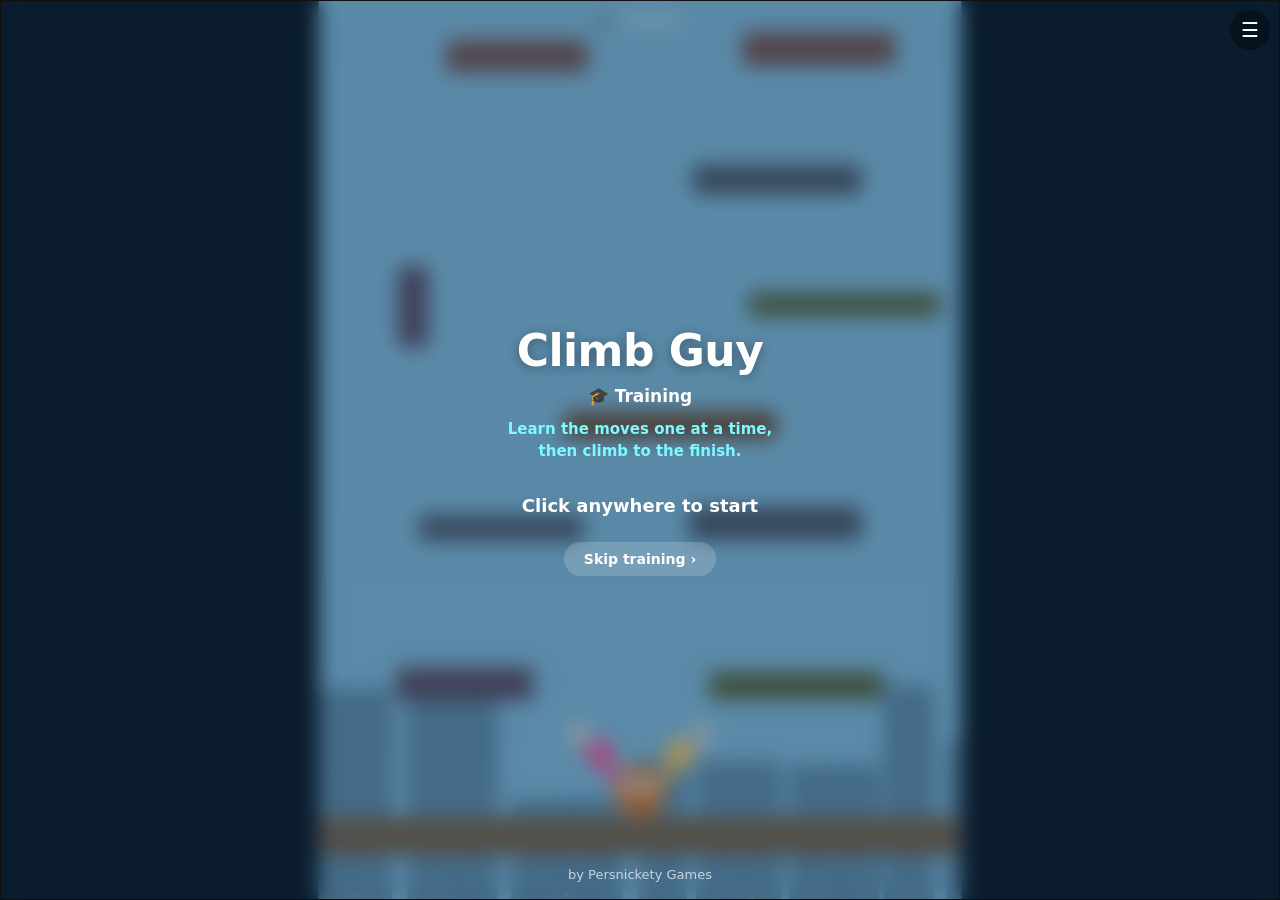
<file: index.html>
<!doctype html>
<html lang="en">
<head>
  <meta charset="utf-8">
  <meta name="viewport" content="width=device-width, initial-scale=1, maximum-scale=1, user-scalable=no, viewport-fit=cover">
  <meta name="theme-color" content="#0b1d2e">
  <meta name="apple-mobile-web-app-capable" content="yes">
  <title>Climb Guy</title>
  <meta name="apple-mobile-web-app-title" content="Climb Guy">
  <meta name="description" content="Two thumbs, two hands. Climb as high as you can before the water gets you.">
  <meta property="og:type" content="website">
  <meta property="og:title" content="Climb Guy 🧗">
  <meta property="og:description" content="Two thumbs, two hands. Climb as high as you can before the water gets you. Can you beat my height?">
  <meta property="og:url" content="https://climbguy.xyz/">
  <meta property="og:image" content="https://climbguy.xyz/og.png">
  <meta property="og:image:width" content="1200">
  <meta property="og:image:height" content="630">
  <meta name="twitter:card" content="summary_large_image">
  <link rel="apple-touch-icon" href="icon.png">
  <script type="application/ld+json">
  {
    "@context": "https://schema.org",
    "@type": "VideoGame",
    "name": "Climb Guy",
    "url": "https://climbguy.xyz/",
    "description": "Two thumbs, two hands. Climb as high as you can before the water gets you.",
    "image": "https://climbguy.xyz/og.png",
    "gamePlatform": "Web browser",
    "offers": { "@type": "Offer", "price": "0", "priceCurrency": "USD" },
    "publisher": { "@type": "Organization", "name": "Persnickety Studios", "url": "https://itspersnickety.dev/" }
  }
  </script>
  <script>
    // Load the game files with a version stamp so phones never keep running an
    // old cached copy after an update (at most a minute old).
    window.CLIMBER_V = Math.floor(Date.now() / 60000);
    // Mouse and keyboard, or touch? A first guess from the device; the game
    // switches as soon as someone clicks, touches or presses a grab key.
    window.Controls = { mouse: matchMedia('(hover: hover) and (pointer: fine)').matches };
    document.write('<link rel="stylesheet" href="style.css?v=' + window.CLIMBER_V + '">');
  </script>
</head>
<body>
  <canvas id="game"></canvas>

  <div id="start" tabindex="0" aria-label="Start screen">
    <h1>Climb Guy</h1>
    <p id="start-day"></p>
    <p id="start-line"></p>
    <p id="start-tap" class="start-tap">Tap anywhere to start</p>
    <button id="start-skip" class="start-skip" hidden>Skip training ›</button>
    <div id="start-done" hidden>
      <p id="done-score"></p>
      <p id="done-vs"></p>
      <p id="done-next"></p>
      <div class="done-actions">
        <button id="done-share" class="done-primary">Share</button>
        <button data-mode="endless">🌊 Endless</button>
        <button data-mode="sprint">⏱️ Sprint</button>
      </div>
      <p id="done-status" aria-live="polite"></p>
      <button class="feedback-btn done-feedback" hidden>💬 Send feedback</button>
    </div>
    <p class="start-by">by Persnickety Games</p>
  </div>

  <button id="menu-btn" aria-label="Stats, badges and customize">☰</button>
  <button id="tune-btn" aria-label="Tuning" hidden>⚙</button>
  <div id="tune" hidden>
    <h2>Tuning</h2>
    <div id="tune-fields"></div>
    <div class="tune-actions">
      <button id="tune-reset">Reset defaults</button>
      <button id="tune-close">Close</button>
    </div>
  </div>

  <div id="learn-actions" hidden>
    <button id="learn-retry">↻ Try the climb again</button>
    <button id="learn-skip" class="learn-secondary">Skip to the daily ›</button>
  </div>

  <div id="over-actions" hidden>
    <button id="share-btn">Share</button>
    <button id="reroll-btn" aria-label="Try a different unit">🎲</button>
    <button id="customize-btn">🎨 Customize</button>
    <input id="name-input" maxlength="20" autocomplete="nickname" placeholder="Your name (for challenge links)">
    <div id="share-status" aria-live="polite"></div>
    <div id="over-modes" hidden>
      <button data-mode="endless">🌊 Endless</button>
      <button data-mode="sprint">⏱️ Sprint</button>
    </div>
  </div>

  <div id="menu" hidden>
    <div class="menu-panel">
      <header class="menu-head">
        <nav class="menu-tabs">
          <button data-tab="stats"><span class="tab-icon">📊</span>Stats</button>
          <button data-tab="passport"><span class="tab-icon">🗺️</span>Passport</button>
          <button data-tab="badges"><span class="tab-icon">🏅</span>Badges</button>
          <button data-tab="customize"><span class="tab-icon">🎨</span>Customize</button>
          <button data-tab="modes"><span class="tab-icon">🎮</span>Modes</button>
        </nav>
        <button class="menu-close" aria-label="Close">✕</button>
      </header>
      <div class="menu-body"></div>
      <footer class="menu-foot">
        <button class="tutorial-btn">❓ How to play</button>
        <button class="feedback-btn" hidden>💬 Send feedback</button>
        <a class="studio-link" href="https://itspersnickety.dev" target="_blank" rel="noopener">by Persnickety Studios</a>
      </footer>
    </div>
  </div>

  <!-- PixelPicked badge: the menu shows a copy at the bottom of each tab. -->
  <template id="pp-badge">
<a href="https://pixelpicked.com/game/4CCudGAQNbT/climb-guy/" target="_blank" rel="noopener">
<img src="https://api.pixelpicked.com/api/badges/4CCudGAQNbT/live.png?theme=dark"
    width="250" height="54" alt="Approved on PixelPicked" />
</a>
  </template>

  <div id="tutorial" hidden>
    <div class="tut-panel" role="dialog" aria-label="How to play">
      <div class="tut-top"><span class="tut-step"></span><button class="tut-skip">Skip</button></div>
      <canvas class="tut-art"></canvas>
      <h2 class="tut-title"></h2>
      <p class="tut-text"></p>
      <div class="tut-dots"></div>
      <div class="tut-actions"><button class="tut-back">Back</button><button class="tut-next">Next</button></div>
    </div>
  </div>

  <div id="intro" hidden>
    <div class="intro-panel" role="dialog" aria-label="How to climb">
      <canvas class="intro-art"></canvas>
      <button class="intro-go" hidden>Let's go ›</button>
    </div>
  </div>

  <div id="feedback" hidden>
    <div class="fb-panel" role="dialog" aria-label="Send feedback">
      <h2>💬 Feedback</h2>
      <p class="fb-note">Bugs, ideas, anything confusing or fun. It goes straight to the person making the game.</p>
      <textarea id="fb-text" maxlength="2000" rows="6" placeholder="What's on your mind?"></textarea>
      <input id="fb-contact" maxlength="100" autocomplete="off" placeholder="Name or email, if you'd like a reply (optional)">
      <div class="fb-actions">
        <button id="fb-cancel">Cancel</button>
        <button id="fb-send">Send</button>
      </div>
      <p id="fb-status" aria-live="polite"></p>
    </div>
  </div>

  <script>
    document.write('<script src="daily.js?v=' + window.CLIMBER_V + '"><\/script>' +
                   '<script src="skins.js?v=' + window.CLIMBER_V + '"><\/script>' +
                   '<script src="progress.js?v=' + window.CLIMBER_V + '"><\/script>' +
                   '<script src="menu.js?v=' + window.CLIMBER_V + '"><\/script>');
  </script>
  <script>
    document.write('<script src="analytics.js?v=' + window.CLIMBER_V + '"><\/script>' +
                   '<script src="feedback.js?v=' + window.CLIMBER_V + '"><\/script>' +
                   '<script src="tutorial.js?v=' + window.CLIMBER_V + '"><\/script>' +
                   '<script src="units.js?v=' + window.CLIMBER_V + '"><\/script>' +
                   '<script src="game.js?v=' + window.CLIMBER_V + '"><\/script>');
  </script>
  <script>
    // If the game didn't load (most often a tab coming back after a while with
    // no connection yet), the page would sit on "Tap anywhere to start" doing
    // nothing. Reload once by itself; if that fails too, say so and retry on a
    // tap or when the connection comes back.
    window.addEventListener('load', function () {
      if (window.climber) { try { sessionStorage.removeItem('cg.reloaded'); } catch (e) {} return; }
      var retried = false;
      try { retried = sessionStorage.getItem('cg.reloaded') === '1'; sessionStorage.setItem('cg.reloaded', '1'); } catch (e) {}
      var reload = function () { location.reload(); };
      if (!retried && navigator.onLine !== false) { setTimeout(reload, 300); return; }
      var tap = document.getElementById('start-tap');
      if (tap) tap.textContent = "Couldn't load. Tap to try again.";
      document.getElementById('start').addEventListener('pointerdown', reload);
      window.addEventListener('online', reload);
    });
  </script>
</body>
</html>
</file>
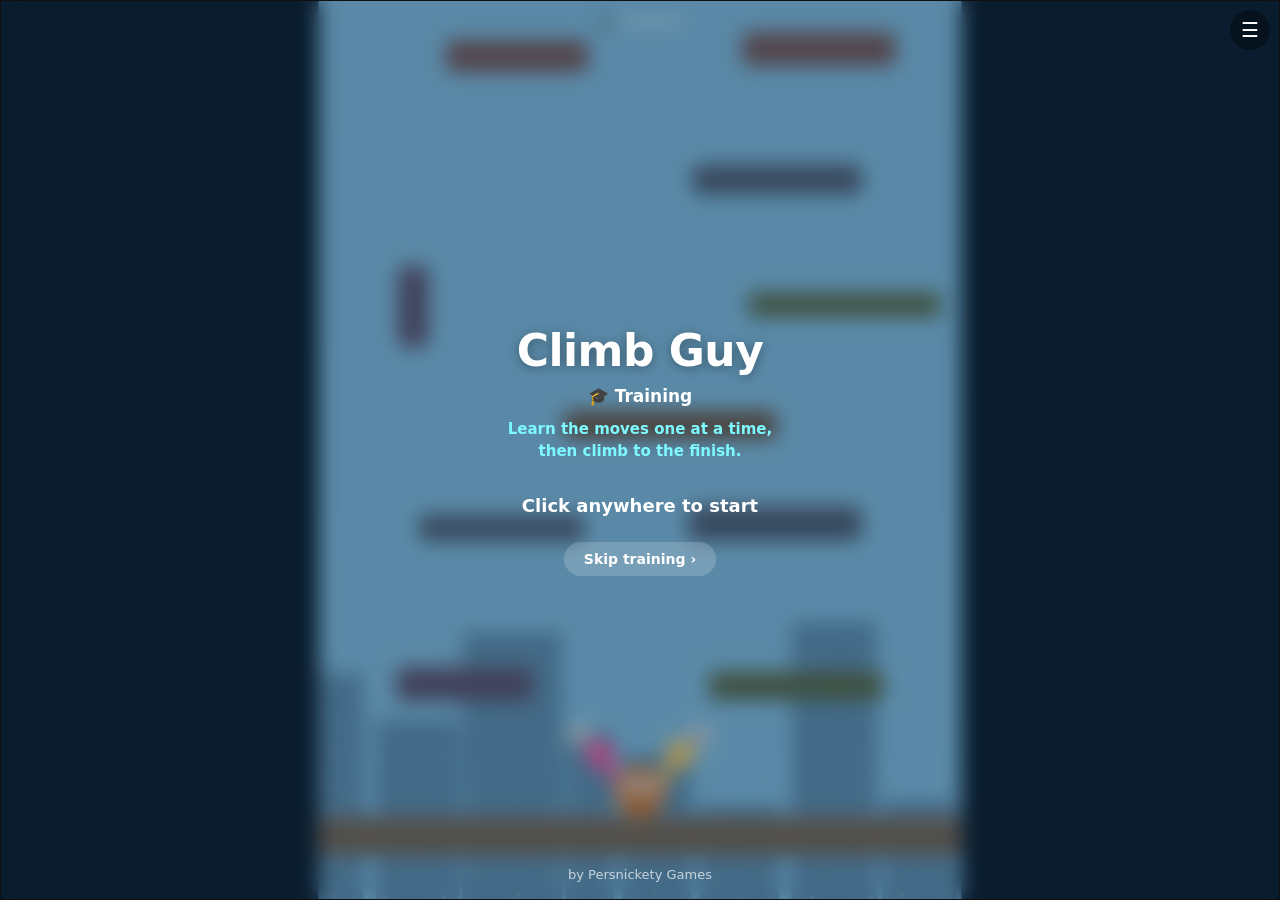
<file: learn/index.html>
<!doctype html>
<html lang="en">
<head>
<meta charset="utf-8">
<meta name="robots" content="noindex">
<meta name="viewport" content="width=device-width, initial-scale=1">
<title>Climb Guy · Training</title>
<meta http-equiv="refresh" content="0; url=../?mode=learn">
<script>location.replace('../?mode=learn&v=' + Date.now()); // a fresh link each time, so a phone never shows an old copy</script>
</head>
<body style="background:#0b1d2e;color:#fff;font-family:system-ui,sans-serif">
<p><a href="../?mode=learn" style="color:#ffd166">Start training</a></p>
</body>
</html>
</file>
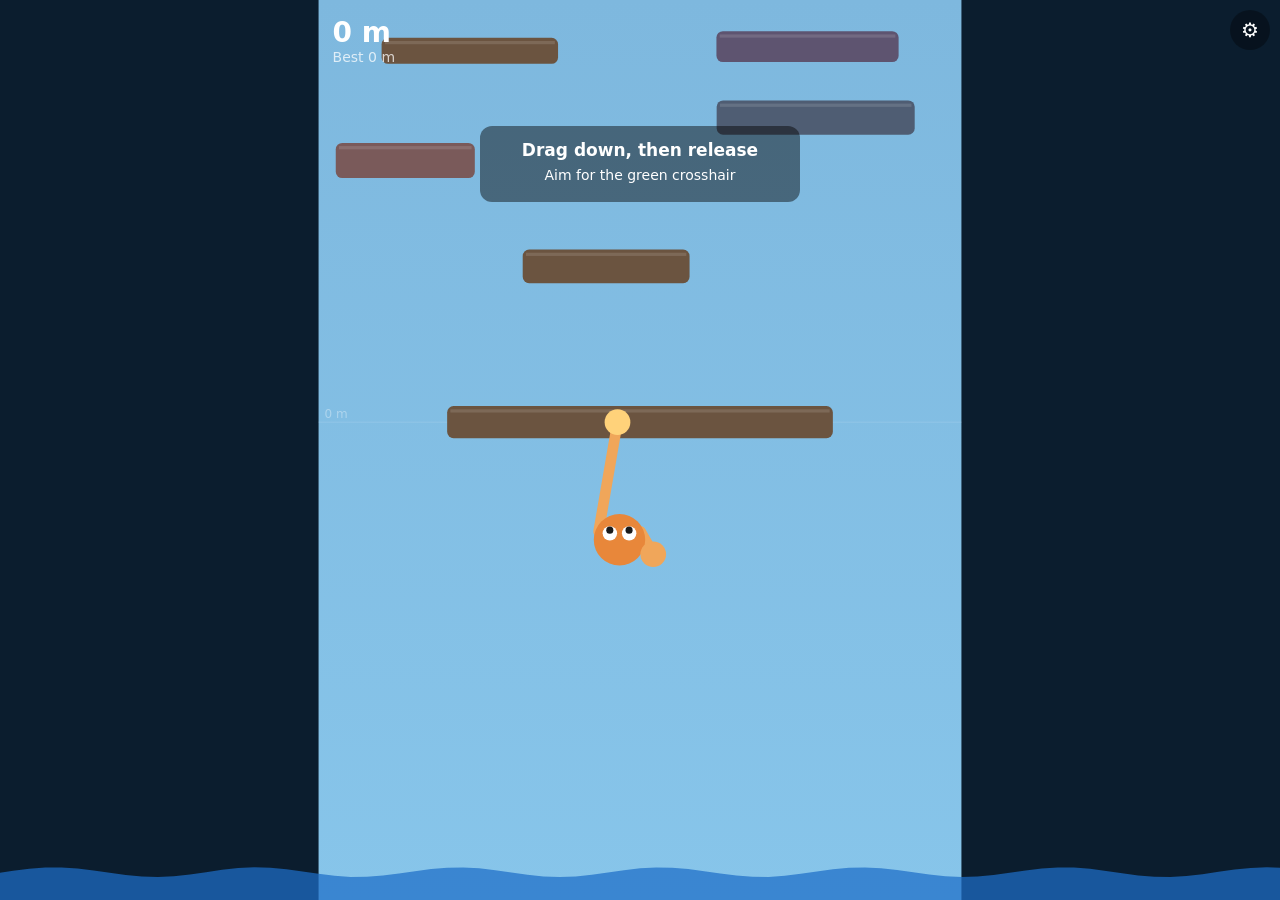
<file: two-thumbs-up-classic/index.html>
<!doctype html>
<html lang="en">
<head>
  <meta charset="utf-8">
  <meta name="viewport" content="width=device-width, initial-scale=1, maximum-scale=1, user-scalable=no, viewport-fit=cover">
  <meta name="theme-color" content="#0b1d2e">
  <meta name="apple-mobile-web-app-capable" content="yes">
  <title>Two Thumbs Up Classic</title>
  <link rel="stylesheet" href="style.css">
</head>
<body>
  <canvas id="game"></canvas>

  <button id="tune-btn" aria-label="Tuning">⚙</button>
  <div id="tune" hidden>
    <h2>Tuning</h2>
    <div id="tune-fields"></div>
    <div class="tune-actions">
      <button id="tune-reset">Reset defaults</button>
      <button id="tune-close">Close</button>
    </div>
  </div>

  <script src="game.js"></script>
</body>
</html>
</file>
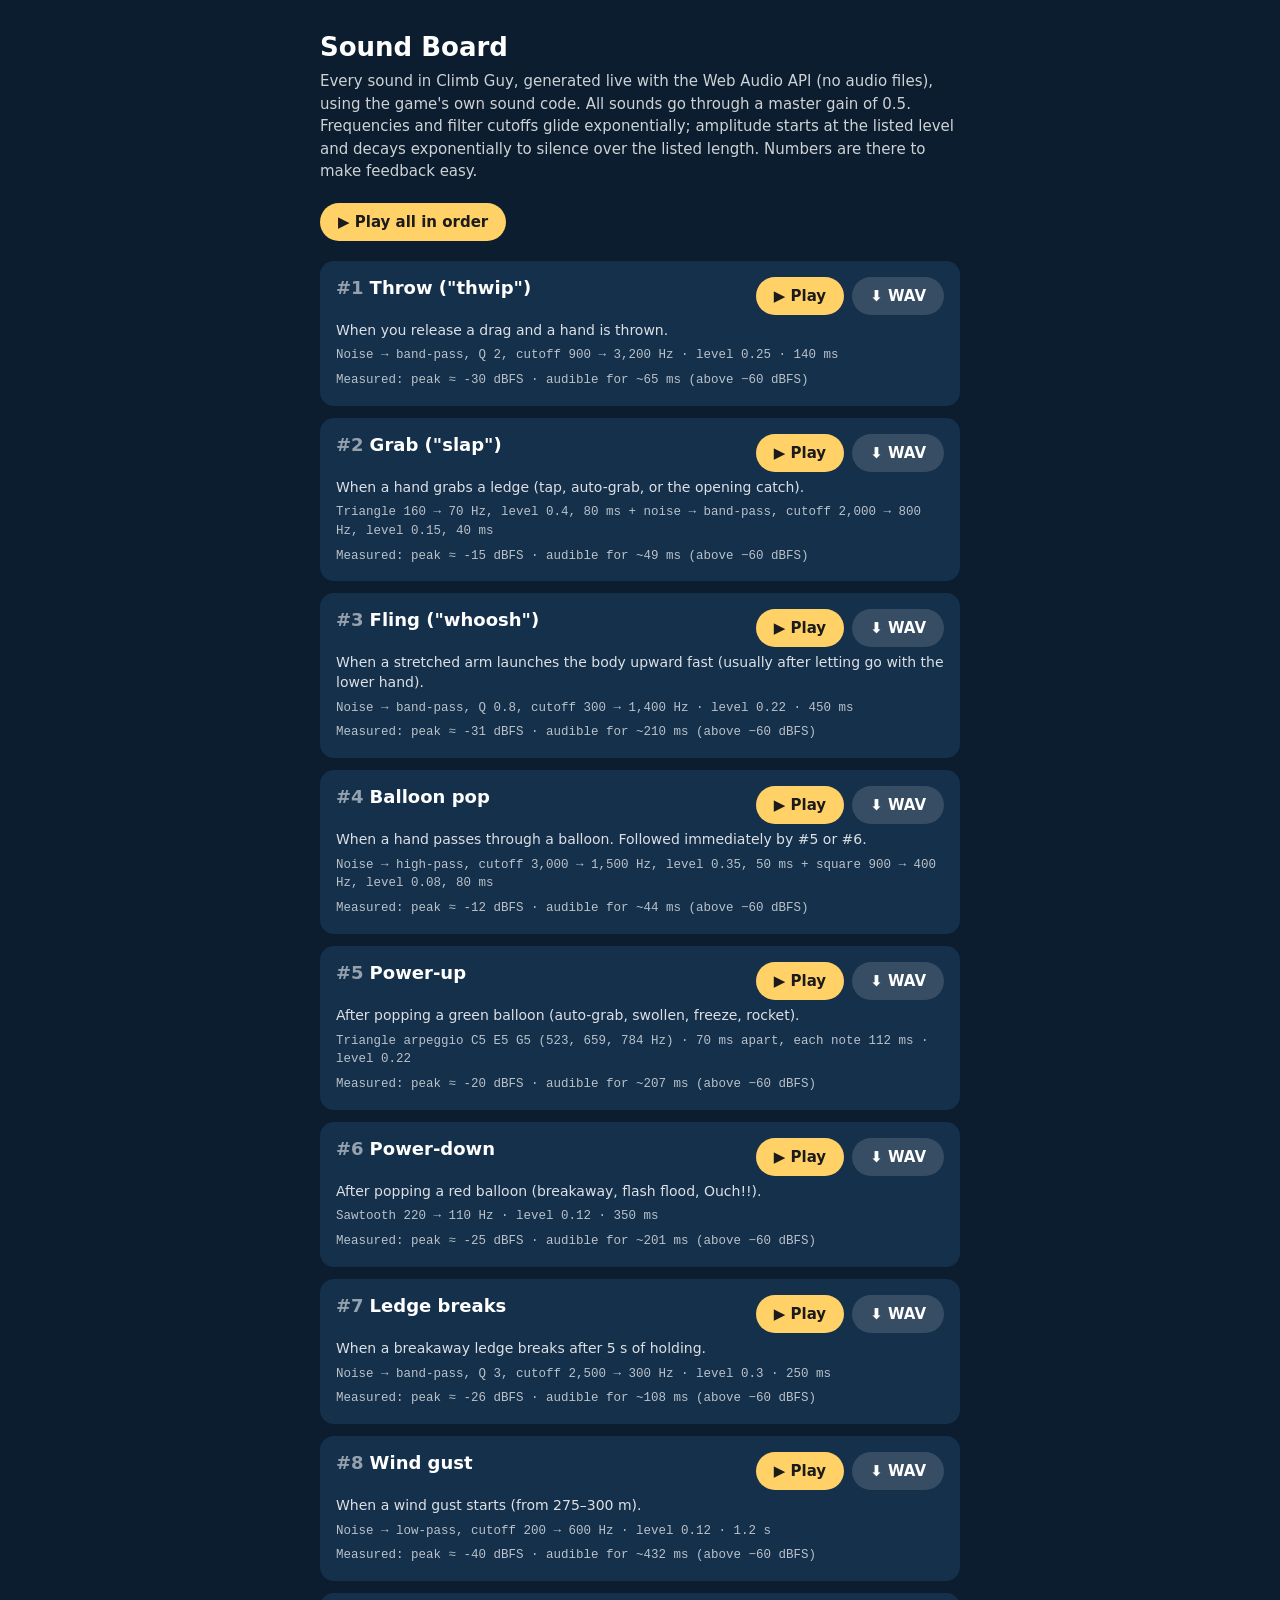
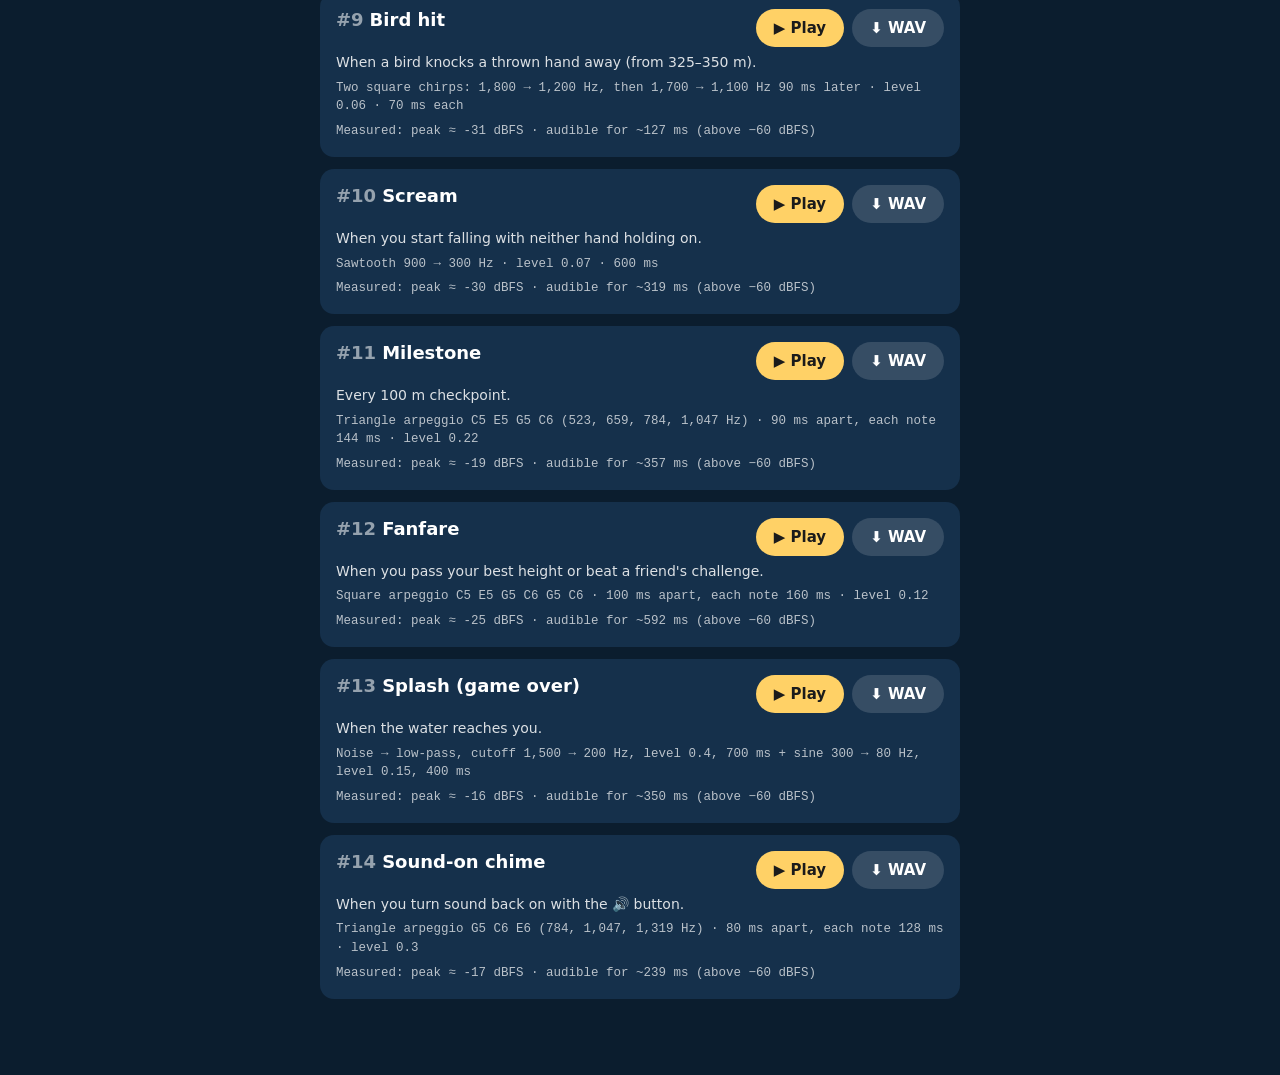
<file: sounds.html>
<!doctype html>
<html lang="en">
<head>
  <meta charset="utf-8">
  <meta name="viewport" content="width=device-width, initial-scale=1">
  <title>Climb Guy: Sound Board</title>
  <meta name="robots" content="noindex">
  <style>
    :root { color-scheme: dark; }
    body {
      margin: 0;
      background: #0b1d2e;
      color: #fff;
      font-family: system-ui, -apple-system, "Segoe UI", Roboto, sans-serif;
    }
    main { max-width: 640px; margin: 0 auto; padding: 32px 16px 64px; }
    h1 { margin: 0 0 8px; font-size: 26px; }
    .intro { margin: 0 0 20px; opacity: 0.8; line-height: 1.5; font-size: 15px; }
    .top { display: flex; gap: 10px; margin-bottom: 20px; flex-wrap: wrap; }
    button, a.btn {
      border: 0;
      border-radius: 999px;
      padding: 10px 18px;
      font: 600 15px system-ui, sans-serif;
      cursor: pointer;
      text-decoration: none;
      display: inline-flex;
      align-items: center;
      gap: 6px;
    }
    .play { background: #ffd166; color: #1b1b1b; }
    .wav { background: rgba(255, 255, 255, 0.14); color: #fff; }
    .card {
      background: #15304b;
      border-radius: 14px;
      padding: 16px;
      margin-bottom: 12px;
      display: grid;
      grid-template-columns: 1fr auto;
      gap: 6px 12px;
      align-items: start;
    }
    .card.playing { outline: 2px solid #ffd166; }
    .name { font-size: 18px; font-weight: 700; }
    .num { opacity: 0.55; margin-right: 6px; }
    .when { font-size: 14px; opacity: 0.85; grid-column: 1 / -1; line-height: 1.4; }
    .recipe {
      grid-column: 1 / -1;
      font: 12.5px ui-monospace, SFMono-Regular, Menlo, monospace;
      opacity: 0.7;
      line-height: 1.5;
      overflow-wrap: anywhere;
    }
    .buttons { display: flex; gap: 8px; }
  </style>
</head>
<body>
  <main>
    <h1>Sound Board</h1>
    <p class="intro">
      Every sound in Climb Guy, generated live with the Web Audio API (no audio files), using the
      game's own sound code. All sounds go through a master gain of 0.5. Frequencies and filter cutoffs
      glide exponentially; amplitude starts at the listed level and decays exponentially to silence over
      the listed length. Numbers are there to make feedback easy.
    </p>
    <div class="top">
      <button class="play" id="play-all">▶ Play all in order</button>
    </div>
    <div id="list"></div>
  </main>

  <script>
    // Always load the latest sound code (phones cache aggressively).
    document.write('<script src="sfx.js?v=' + Math.floor(Date.now() / 60000) + '"><\/script>');
  </script>
  <script>
    const SOUNDS = [
      ['throw', 'Throw ("thwip")', 'When you release a drag and a hand is thrown.',
        'Noise → band-pass, Q 2, cutoff 900 → 3,200 Hz · level 0.25 · 140 ms'],
      ['grab', 'Grab ("slap")', 'When a hand grabs a ledge (tap, auto-grab, or the opening catch).',
        'Triangle 160 → 70 Hz, level 0.4, 80 ms + noise → band-pass, cutoff 2,000 → 800 Hz, level 0.15, 40 ms'],
      ['fling', 'Fling ("whoosh")', 'When a stretched arm launches the body upward fast (usually after letting go with the lower hand).',
        'Noise → band-pass, Q 0.8, cutoff 300 → 1,400 Hz · level 0.22 · 450 ms'],
      ['pop', 'Balloon pop', 'When a hand passes through a balloon. Followed immediately by #5 or #6.',
        'Noise → high-pass, cutoff 3,000 → 1,500 Hz, level 0.35, 50 ms + square 900 → 400 Hz, level 0.08, 80 ms'],
      ['good', 'Power-up', 'After popping a green balloon (auto-grab, swollen, freeze, rocket).',
        'Triangle arpeggio C5 E5 G5 (523, 659, 784 Hz) · 70 ms apart, each note 112 ms · level 0.22'],
      ['bad', 'Power-down', 'After popping a red balloon (breakaway, flash flood, Ouch!!).',
        'Sawtooth 220 → 110 Hz · level 0.12 · 350 ms'],
      ['crack', 'Ledge breaks', 'When a breakaway ledge breaks after 5 s of holding.',
        'Noise → band-pass, Q 3, cutoff 2,500 → 300 Hz · level 0.3 · 250 ms'],
      ['gust', 'Wind gust', 'When a wind gust starts (from 275–300 m).',
        'Noise → low-pass, cutoff 200 → 600 Hz · level 0.12 · 1.2 s'],
      ['bird', 'Bird hit', 'When a bird knocks a thrown hand away (from 325–350 m).',
        'Two square chirps: 1,800 → 1,200 Hz, then 1,700 → 1,100 Hz 90 ms later · level 0.06 · 70 ms each'],
      ['scream', 'Scream', 'When you start falling with neither hand holding on.',
        'Sawtooth 900 → 300 Hz · level 0.07 · 600 ms'],
      ['milestone', 'Milestone', 'Every 100 m checkpoint.',
        'Triangle arpeggio C5 E5 G5 C6 (523, 659, 784, 1,047 Hz) · 90 ms apart, each note 144 ms · level 0.22'],
      ['fanfare', 'Fanfare', "When you pass your best height or beat a friend's challenge.",
        'Square arpeggio C5 E5 G5 C6 G5 C6 · 100 ms apart, each note 160 ms · level 0.12'],
      ['splash', 'Splash (game over)', 'When the water reaches you.',
        'Noise → low-pass, cutoff 1,500 → 200 Hz, level 0.4, 700 ms + sine 300 → 80 Hz, level 0.15, 400 ms'],
      ['test', 'Sound-on chime', 'When you turn sound back on with the 🔊 button.',
        'Triangle arpeggio G5 C6 E6 (784, 1,047, 1,319 Hz) · 80 ms apart, each note 128 ms · level 0.3'],
    ];
    const LENGTH = { gust: 1.4, fanfare: 0.9, milestone: 0.6, splash: 0.9, scream: 0.8 };

    const list = document.getElementById('list');
    SOUNDS.forEach(([key, name, when, recipe], i) => {
      const card = document.createElement('section');
      card.className = 'card';
      card.id = `sound-${key}`;
      card.innerHTML = `
        <div class="name"><span class="num">#${i + 1}</span></div>
        <div class="buttons">
          <button class="play">▶ Play</button>
          <button class="wav" title="Download as WAV">⬇ WAV</button>
        </div>
        <div class="when"></div>
        <div class="recipe"></div>
        <div class="recipe level"></div>`;
      card.querySelector('.name').append(name);
      card.querySelector('.when').textContent = when;
      card.querySelector('.recipe').textContent = recipe;
      card.querySelector('.play').addEventListener('click', () => play(key));
      card.querySelector('.wav').addEventListener('click', () => download(key, i + 1));
      list.append(card);
    });

    // Peak level (dBFS, averaged over a few renders since noise varies) and how
    // long each sound stays above −60 dBFS. Measured offline ahead of time so
    // the page doesn't do any audio work until you tap.
    const LEVELS = {"throw":[-30,65],"grab":[-15,49],"fling":[-31,210],"pop":[-12,44],"good":[-20,207],"bad":[-25,201],"crack":[-26,108],"gust":[-40,432],"bird":[-31,127],"scream":[-30,319],"milestone":[-19,357],"fanfare":[-25,592],"splash":[-16,350],"test":[-17,239]};
    for (const [key] of SOUNDS) {
      const [db, ms] = LEVELS[key];
      document.querySelector(`#sound-${key} .level`).textContent =
        `Measured: peak ≈ ${db} dBFS · audible for ~${ms} ms (above −60 dBFS)`;
    }

    function play(key) {
      if (sfx.muted) sfx.setMuted(false);
      // Wait until audio is really running, then play right away.
      sfx.whenRunning(() => sfx[key]());
      const card = document.getElementById(`sound-${key}`);
      card.classList.add('playing');
      setTimeout(() => card.classList.remove('playing'), (LENGTH[key] || 0.5) * 1000);
    }

    document.getElementById('play-all').addEventListener('click', () => {
      let t = 0;
      for (const [key] of SOUNDS) {
        setTimeout(() => play(key), t);
        t += ((LENGTH[key] || 0.5) + 0.6) * 1000;
      }
    });

    // Render offline and save as a 16-bit mono WAV.
    async function download(key, n) {
      const buf = await sfx.render(key, LENGTH[key] || 1.0);
      const data = buf.getChannelData(0);
      const out = new DataView(new ArrayBuffer(44 + data.length * 2));
      const str = (o, s) => [...s].forEach((c, i) => out.setUint8(o + i, c.charCodeAt(0)));
      str(0, 'RIFF'); out.setUint32(4, 36 + data.length * 2, true); str(8, 'WAVE'); str(12, 'fmt ');
      out.setUint32(16, 16, true); out.setUint16(20, 1, true); out.setUint16(22, 1, true);
      out.setUint32(24, buf.sampleRate, true); out.setUint32(28, buf.sampleRate * 2, true);
      out.setUint16(32, 2, true); out.setUint16(34, 16, true);
      str(36, 'data'); out.setUint32(40, data.length * 2, true);
      data.forEach((v, i) => out.setInt16(44 + i * 2, Math.max(-1, Math.min(1, v)) * 0x7fff, true));
      const a = document.createElement('a');
      a.href = URL.createObjectURL(new Blob([out], { type: 'audio/wav' }));
      a.download = `climb-guy-${String(n).padStart(2, '0')}-${key}.wav`;
      a.click();
      setTimeout(() => URL.revokeObjectURL(a.href), 5000);
    }
  </script>
</body>
</html>
</file>
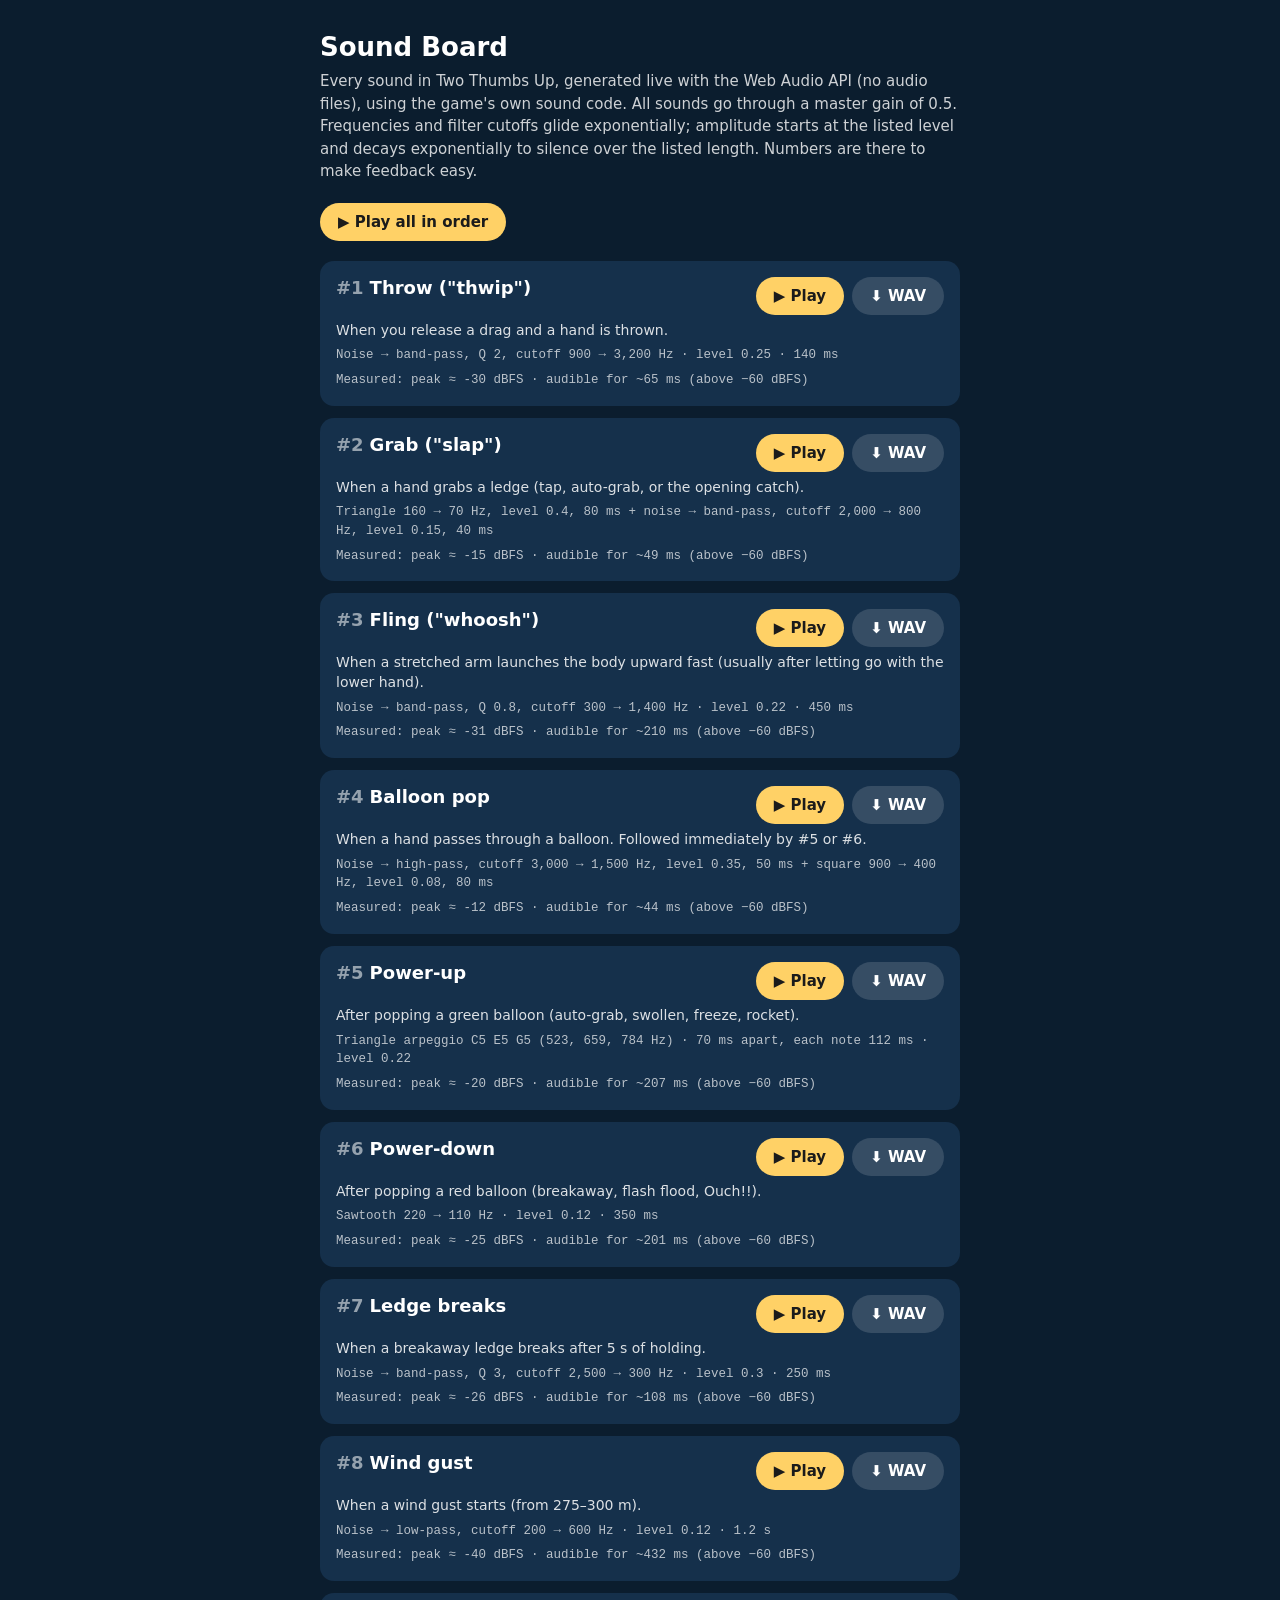
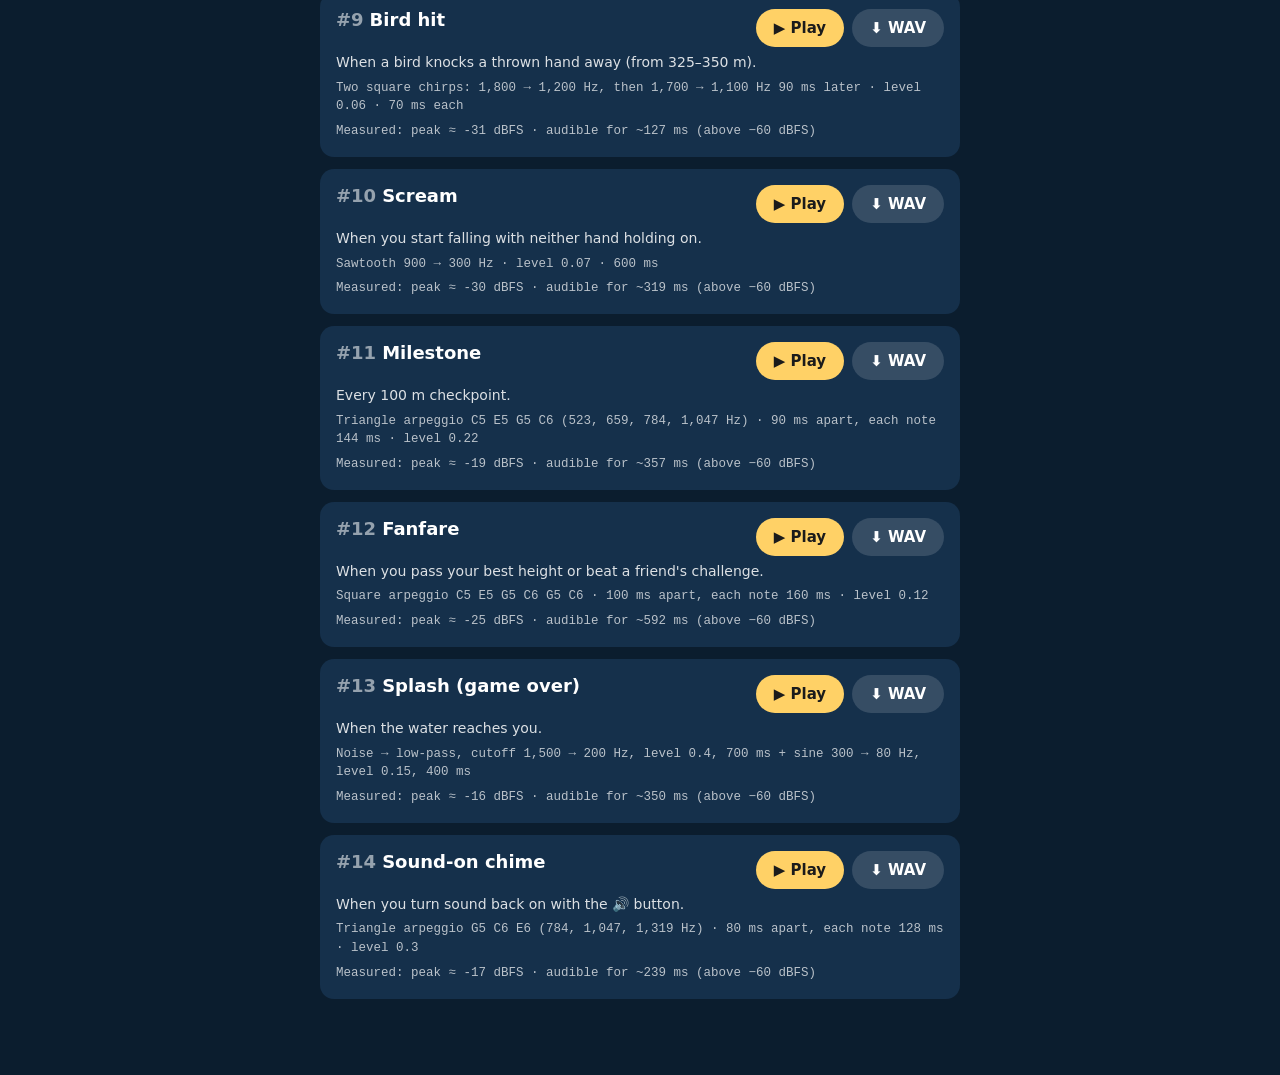
<file: two-thumbs-up/sounds.html>
<!doctype html>
<html lang="en">
<head>
  <meta charset="utf-8">
  <meta name="viewport" content="width=device-width, initial-scale=1">
  <title>Two Thumbs Up: Sound Board</title>
  <meta name="robots" content="noindex">
  <style>
    :root { color-scheme: dark; }
    body {
      margin: 0;
      background: #0b1d2e;
      color: #fff;
      font-family: system-ui, -apple-system, "Segoe UI", Roboto, sans-serif;
    }
    main { max-width: 640px; margin: 0 auto; padding: 32px 16px 64px; }
    h1 { margin: 0 0 8px; font-size: 26px; }
    .intro { margin: 0 0 20px; opacity: 0.8; line-height: 1.5; font-size: 15px; }
    .top { display: flex; gap: 10px; margin-bottom: 20px; flex-wrap: wrap; }
    button, a.btn {
      border: 0;
      border-radius: 999px;
      padding: 10px 18px;
      font: 600 15px system-ui, sans-serif;
      cursor: pointer;
      text-decoration: none;
      display: inline-flex;
      align-items: center;
      gap: 6px;
    }
    .play { background: #ffd166; color: #1b1b1b; }
    .wav { background: rgba(255, 255, 255, 0.14); color: #fff; }
    .card {
      background: #15304b;
      border-radius: 14px;
      padding: 16px;
      margin-bottom: 12px;
      display: grid;
      grid-template-columns: 1fr auto;
      gap: 6px 12px;
      align-items: start;
    }
    .card.playing { outline: 2px solid #ffd166; }
    .name { font-size: 18px; font-weight: 700; }
    .num { opacity: 0.55; margin-right: 6px; }
    .when { font-size: 14px; opacity: 0.85; grid-column: 1 / -1; line-height: 1.4; }
    .recipe {
      grid-column: 1 / -1;
      font: 12.5px ui-monospace, SFMono-Regular, Menlo, monospace;
      opacity: 0.7;
      line-height: 1.5;
      overflow-wrap: anywhere;
    }
    .buttons { display: flex; gap: 8px; }
  </style>
</head>
<body>
  <main>
    <h1>Sound Board</h1>
    <p class="intro">
      Every sound in Two Thumbs Up, generated live with the Web Audio API (no audio files), using the
      game's own sound code. All sounds go through a master gain of 0.5. Frequencies and filter cutoffs
      glide exponentially; amplitude starts at the listed level and decays exponentially to silence over
      the listed length. Numbers are there to make feedback easy.
    </p>
    <div class="top">
      <button class="play" id="play-all">▶ Play all in order</button>
    </div>
    <div id="list"></div>
  </main>

  <script>
    // Always load the latest sound code (phones cache aggressively).
    document.write('<script src="sfx.js?v=' + Math.floor(Date.now() / 60000) + '"><\/script>');
  </script>
  <script>
    const SOUNDS = [
      ['throw', 'Throw ("thwip")', 'When you release a drag and a hand is thrown.',
        'Noise → band-pass, Q 2, cutoff 900 → 3,200 Hz · level 0.25 · 140 ms'],
      ['grab', 'Grab ("slap")', 'When a hand grabs a ledge (tap, auto-grab, or the opening catch).',
        'Triangle 160 → 70 Hz, level 0.4, 80 ms + noise → band-pass, cutoff 2,000 → 800 Hz, level 0.15, 40 ms'],
      ['fling', 'Fling ("whoosh")', 'When a stretched arm launches the body upward fast (usually after letting go with the lower hand).',
        'Noise → band-pass, Q 0.8, cutoff 300 → 1,400 Hz · level 0.22 · 450 ms'],
      ['pop', 'Balloon pop', 'When a hand passes through a balloon. Followed immediately by #5 or #6.',
        'Noise → high-pass, cutoff 3,000 → 1,500 Hz, level 0.35, 50 ms + square 900 → 400 Hz, level 0.08, 80 ms'],
      ['good', 'Power-up', 'After popping a green balloon (auto-grab, swollen, freeze, rocket).',
        'Triangle arpeggio C5 E5 G5 (523, 659, 784 Hz) · 70 ms apart, each note 112 ms · level 0.22'],
      ['bad', 'Power-down', 'After popping a red balloon (breakaway, flash flood, Ouch!!).',
        'Sawtooth 220 → 110 Hz · level 0.12 · 350 ms'],
      ['crack', 'Ledge breaks', 'When a breakaway ledge breaks after 5 s of holding.',
        'Noise → band-pass, Q 3, cutoff 2,500 → 300 Hz · level 0.3 · 250 ms'],
      ['gust', 'Wind gust', 'When a wind gust starts (from 275–300 m).',
        'Noise → low-pass, cutoff 200 → 600 Hz · level 0.12 · 1.2 s'],
      ['bird', 'Bird hit', 'When a bird knocks a thrown hand away (from 325–350 m).',
        'Two square chirps: 1,800 → 1,200 Hz, then 1,700 → 1,100 Hz 90 ms later · level 0.06 · 70 ms each'],
      ['scream', 'Scream', 'When you start falling with neither hand holding on.',
        'Sawtooth 900 → 300 Hz · level 0.07 · 600 ms'],
      ['milestone', 'Milestone', 'Every 100 m checkpoint.',
        'Triangle arpeggio C5 E5 G5 C6 (523, 659, 784, 1,047 Hz) · 90 ms apart, each note 144 ms · level 0.22'],
      ['fanfare', 'Fanfare', "When you pass your best height or beat a friend's challenge.",
        'Square arpeggio C5 E5 G5 C6 G5 C6 · 100 ms apart, each note 160 ms · level 0.12'],
      ['splash', 'Splash (game over)', 'When the water reaches you.',
        'Noise → low-pass, cutoff 1,500 → 200 Hz, level 0.4, 700 ms + sine 300 → 80 Hz, level 0.15, 400 ms'],
      ['test', 'Sound-on chime', 'When you turn sound back on with the 🔊 button.',
        'Triangle arpeggio G5 C6 E6 (784, 1,047, 1,319 Hz) · 80 ms apart, each note 128 ms · level 0.3'],
    ];
    const LENGTH = { gust: 1.4, fanfare: 0.9, milestone: 0.6, splash: 0.9, scream: 0.8 };

    const list = document.getElementById('list');
    SOUNDS.forEach(([key, name, when, recipe], i) => {
      const card = document.createElement('section');
      card.className = 'card';
      card.id = `sound-${key}`;
      card.innerHTML = `
        <div class="name"><span class="num">#${i + 1}</span></div>
        <div class="buttons">
          <button class="play">▶ Play</button>
          <button class="wav" title="Download as WAV">⬇ WAV</button>
        </div>
        <div class="when"></div>
        <div class="recipe"></div>
        <div class="recipe level"></div>`;
      card.querySelector('.name').append(name);
      card.querySelector('.when').textContent = when;
      card.querySelector('.recipe').textContent = recipe;
      card.querySelector('.play').addEventListener('click', () => play(key));
      card.querySelector('.wav').addEventListener('click', () => download(key, i + 1));
      list.append(card);
    });

    // Peak level (dBFS, averaged over a few renders since noise varies) and how
    // long each sound stays above −60 dBFS. Measured offline ahead of time so
    // the page doesn't do any audio work until you tap.
    const LEVELS = {"throw":[-30,65],"grab":[-15,49],"fling":[-31,210],"pop":[-12,44],"good":[-20,207],"bad":[-25,201],"crack":[-26,108],"gust":[-40,432],"bird":[-31,127],"scream":[-30,319],"milestone":[-19,357],"fanfare":[-25,592],"splash":[-16,350],"test":[-17,239]};
    for (const [key] of SOUNDS) {
      const [db, ms] = LEVELS[key];
      document.querySelector(`#sound-${key} .level`).textContent =
        `Measured: peak ≈ ${db} dBFS · audible for ~${ms} ms (above −60 dBFS)`;
    }

    function play(key) {
      if (sfx.muted) sfx.setMuted(false);
      // Wait until audio is really running, then play right away.
      sfx.whenRunning(() => sfx[key]());
      const card = document.getElementById(`sound-${key}`);
      card.classList.add('playing');
      setTimeout(() => card.classList.remove('playing'), (LENGTH[key] || 0.5) * 1000);
    }

    document.getElementById('play-all').addEventListener('click', () => {
      let t = 0;
      for (const [key] of SOUNDS) {
        setTimeout(() => play(key), t);
        t += ((LENGTH[key] || 0.5) + 0.6) * 1000;
      }
    });

    // Render offline and save as a 16-bit mono WAV.
    async function download(key, n) {
      const buf = await sfx.render(key, LENGTH[key] || 1.0);
      const data = buf.getChannelData(0);
      const out = new DataView(new ArrayBuffer(44 + data.length * 2));
      const str = (o, s) => [...s].forEach((c, i) => out.setUint8(o + i, c.charCodeAt(0)));
      str(0, 'RIFF'); out.setUint32(4, 36 + data.length * 2, true); str(8, 'WAVE'); str(12, 'fmt ');
      out.setUint32(16, 16, true); out.setUint16(20, 1, true); out.setUint16(22, 1, true);
      out.setUint32(24, buf.sampleRate, true); out.setUint32(28, buf.sampleRate * 2, true);
      out.setUint16(32, 2, true); out.setUint16(34, 16, true);
      str(36, 'data'); out.setUint32(40, data.length * 2, true);
      data.forEach((v, i) => out.setInt16(44 + i * 2, Math.max(-1, Math.min(1, v)) * 0x7fff, true));
      const a = document.createElement('a');
      a.href = URL.createObjectURL(new Blob([out], { type: 'audio/wav' }));
      a.download = `two-thumbs-up-${String(n).padStart(2, '0')}-${key}.wav`;
      a.click();
      setTimeout(() => URL.revokeObjectURL(a.href), 5000);
    }
  </script>
</body>
</html>
</file>
<file: style.css>
html, body {
  margin: 0;
  height: 100%;
  overflow: hidden;
  background: #0b1d2e;
  font-family: system-ui, -apple-system, "Segoe UI", Roboto, sans-serif;
  color: #fff;
  -webkit-user-select: none;
  user-select: none;
  -webkit-touch-callout: none;
}

/* Pinned to the window (like the overlays), so it always fills whatever the
   browser shows, even when its toolbars or a pop-up change the size. */
canvas { display: block; }
#game {
  position: fixed;
  inset: 0;
  width: 100%;
  height: 100%;
  touch-action: none;
}

#tune-btn, #menu-btn {
  position: fixed;
  top: max(10px, env(safe-area-inset-top));
  right: 10px;
  width: 40px;
  height: 40px;
  border: 0;
  border-radius: 50%;
  background: rgba(0, 0, 0, 0.35);
  color: #fff;
  font-size: 20px;
  cursor: pointer;
}

#menu-btn { font-size: 20px; }
#tune-btn { right: 58px; } /* developer-only (?tune), left of the menu button */

/* Start screen: the game waits, blurred, until the first tap. */
#start {
  position: fixed;
  inset: 0;
  display: flex;
  flex-direction: column;
  align-items: center;
  justify-content: center;
  gap: 4px;
  padding: 0 16px;
  text-align: center;
  color: #fff;
  background: rgba(11, 29, 46, 0.35);
  -webkit-backdrop-filter: blur(10px);
  backdrop-filter: blur(10px);
  touch-action: none;
  cursor: pointer;
  transition: opacity 0.4s ease;
}
#start.gone { opacity: 0; pointer-events: none; }
#start[hidden] { display: none; }
#start h1 { margin: 0; font-size: 44px; font-weight: 800; letter-spacing: -0.5px; text-shadow: 0 2px 12px rgba(0, 0, 0, 0.35); }
#start-day { margin: 6px 0 0; font-size: 17px; font-weight: 700; }
#start-line { margin: 8px 0 0; font-size: 15px; font-weight: 600; color: #7df9ff; white-space: pre-line; line-height: 1.5; max-width: 340px; }
#start-line:empty, #done-vs:empty, #done-status:empty { display: none; }
#start.done { cursor: default; }
#start-done[hidden], .start-tap[hidden] { display: none; }
#start-done { margin-top: 18px; display: flex; flex-direction: column; align-items: center; gap: 6px; }
#done-score { margin: 0; font-size: 34px; font-weight: 800; color: #7dffb0; }
#done-vs { margin: 0; font-size: 15px; font-weight: 600; color: #7df9ff; max-width: 340px; }
#done-next { margin: 4px 0 0; font-size: 15px; opacity: 0.85; font-variant-numeric: tabular-nums; }
.done-actions { display: flex; flex-wrap: wrap; justify-content: center; gap: 8px; margin-top: 14px; }
.done-actions button {
  border: 0; border-radius: 999px; padding: 11px 18px; cursor: pointer;
  background: rgba(255, 255, 255, 0.18); color: #fff; font: 700 15px system-ui, sans-serif;
}
.done-actions .done-primary { background: #ffd166; color: #1b1b1b; }
#done-status { margin: 4px 0 0; font-size: 14px; max-width: 340px; overflow-wrap: anywhere; }
.start-tap { margin: 28px 0 0; font-size: 18px; font-weight: 700; animation: start-pulse 1.4s ease-in-out infinite; }
.start-by { position: absolute; bottom: max(18px, env(safe-area-inset-bottom)); margin: 0; font-size: 13px; opacity: 0.7; }
@keyframes start-pulse { 50% { opacity: 0.45; } }

#tune {
  position: fixed;
  top: 60px;
  right: 10px;
  left: 10px;
  max-width: 360px;
  margin-left: auto;
  max-height: calc(100% - 80px);
  overflow-y: auto;
  padding: 14px 16px;
  border-radius: 12px;
  background: rgba(10, 20, 35, 0.94);
  font-size: 14px;
}

#tune h2 { margin: 0 0 10px; font-size: 16px; }

#tune label { display: block; margin: 10px 0 2px; }
#tune label span { float: right; opacity: 0.7; font-variant-numeric: tabular-nums; }
#tune input[type=range] { width: 100%; }

.tune-actions { display: flex; gap: 8px; margin-top: 14px; }
.tune-actions button {
  flex: 1;
  padding: 8px;
  border: 0;
  border-radius: 8px;
  background: #2a4a6b;
  color: #fff;
  font-size: 14px;
}

#over-actions {
  position: fixed;
  left: 0;
  right: 0;
  top: calc(30% + 136px);
  display: flex;
  justify-content: center;
  gap: 10px;
  flex-wrap: wrap;
}

#over-actions[hidden] { display: none; }

/* Training: try the climb again, or move on to the daily. */
#learn-actions {
  position: fixed; left: 0; right: 0; top: calc(34% + 118px);
  display: flex; flex-direction: column; align-items: center; gap: 10px;
}
#learn-actions[hidden], #learn-actions button[hidden], .start-skip[hidden] { display: none; }
#learn-actions button {
  border: 0; border-radius: 999px; padding: 12px 26px; cursor: pointer;
  background: #ffd166; color: #1b1b1b; font: 700 17px system-ui, sans-serif;
}
#learn-actions .learn-secondary { background: rgba(255, 255, 255, 0.2); color: #fff; font-size: 15px; padding: 10px 22px; }
.start-skip {
  margin-top: 22px; border: 0; border-radius: 999px; padding: 9px 20px; cursor: pointer;
  background: rgba(255, 255, 255, 0.18); color: #fff; font: 700 14px system-ui, sans-serif;
}

#over-actions button {
  border: 0;
  border-radius: 999px;
  padding: 12px 26px;
  font-size: 17px;
  font-weight: 700;
  background: #ffd166;
  color: #1b1b1b;
  cursor: pointer;
}

#over-actions #reroll-btn {
  padding: 12px 16px;
  background: rgba(255, 255, 255, 0.2);
}

#share-status {
  flex-basis: 100%;
  text-align: center;
  font-size: 14px;
  min-height: 18px;
  opacity: 0.9;
}

#name-input {
  flex-basis: 100%;
  max-width: 260px;
  margin: 4px auto 0;
  padding: 10px 14px;
  border: 1px solid rgba(255, 255, 255, 0.3);
  border-radius: 999px;
  background: rgba(0, 0, 0, 0.25);
  color: #fff;
  font-size: 16px; /* 16px stops iOS zooming in on focus */
  text-align: center;
}
/* After Endless or Sprint: go again in either. */
#over-modes { flex-basis: 100%; display: flex; justify-content: center; gap: 10px; }
#over-modes[hidden] { display: none; }
#over-modes button { background: rgba(255, 255, 255, 0.2); color: #fff; padding: 11px 22px; font-size: 16px; }

#name-input::placeholder { color: rgba(255, 255, 255, 0.55); }

#customize-btn {
  background: rgba(255, 255, 255, 0.2) !important;
  color: #fff !important;
}

/* ---------- Menu ---------- */
#menu {
  --surface: #15304b;
  --grid: rgba(255, 255, 255, 0.12);
  --ink: #ffffff;
  --ink-2: rgba(255, 255, 255, 0.72);
  --ink-3: rgba(255, 255, 255, 0.5);
  --bar: #c08a20;
  position: fixed;
  inset: 0;
  background: rgba(5, 12, 22, 0.75);
  display: flex;
  justify-content: center;
  z-index: 10;
}
#menu[hidden] { display: none; }
.menu-panel {
  width: 100%;
  max-width: 520px;
  height: 100%;
  background: #0b1d2e;
  display: flex;
  flex-direction: column;
}
.menu-head {
  display: flex;
  align-items: center;
  gap: 8px;
  padding: max(10px, env(safe-area-inset-top)) 8px 10px 8px;
  border-bottom: 1px solid var(--grid);
}
.menu-tabs { display: flex; gap: 4px; flex: 1; overflow-x: auto; }
.menu-tabs button, .menu-close {
  border: 0;
  border-radius: 999px;
  padding: 7px 8px;
  background: transparent;
  color: var(--ink-2);
  font: 600 13px system-ui, sans-serif;
  white-space: nowrap;
  cursor: pointer;
}
.menu-tabs { gap: 2px; }
.menu-tabs button.active { background: #ffd166; color: #1b1b1b; }
.menu-tabs button {
  flex: 1 0 auto;
  display: flex;
  flex-direction: column;
  align-items: center;
  gap: 1px;
  padding: 5px 4px;
  border-radius: 12px;
  font-size: 11px;
}
.tab-icon { font-size: 17px; line-height: 1.2; }
.menu-close { font-size: 18px; padding: 6px 10px; color: var(--ink); }
.menu-body {
  flex: 1;
  overflow-y: auto;
  padding: 16px 16px max(24px, env(safe-area-inset-bottom));
  -webkit-overflow-scrolling: touch;
}
.menu-body h3 { margin: 18px 0 8px; font-size: 16px; }
.muted { color: var(--ink-2); font-size: 14px; margin: 0 0 12px; }

.tiles { display: grid; grid-template-columns: repeat(2, 1fr); gap: 8px; }
.tile { background: var(--surface); border-radius: 12px; padding: 12px; }
.tile-value { font-size: 22px; font-weight: 800; font-variant-numeric: tabular-nums; }
.tile-label { font-size: 12.5px; color: var(--ink-2); margin-top: 2px; }

.chart-section { margin-top: 8px; }
.chart-wrap { position: relative; background: var(--surface); border-radius: 12px; padding: 8px 6px 4px; }
.chart-wrap svg { display: block; touch-action: pan-y; }
.chart-wrap .axis { fill: var(--ink-3); font-size: 11px; font-variant-numeric: tabular-nums; }
.chart-wrap .label { fill: var(--ink-2); font-size: 11px; font-weight: 600; }
.chart-wrap .value { fill: var(--ink); font-size: 11px; font-weight: 700; }
.chart-tip {
  position: absolute;
  top: 6px;
  transform: translateX(-50%);
  background: #0b1d2e;
  border: 1px solid var(--grid);
  color: var(--ink);
  font-size: 12.5px;
  padding: 5px 9px;
  border-radius: 8px;
  white-space: nowrap;
  pointer-events: none;
}
.link-btn { margin-top: 10px; background: none; border: 0; color: #7cc6ff; font: 600 14px system-ui, sans-serif; padding: 4px 0; cursor: pointer; }
.runs-table { width: 100%; border-collapse: collapse; margin-top: 8px; font-size: 14px; font-variant-numeric: tabular-nums; }
.runs-table th, .runs-table td { text-align: left; padding: 6px 4px; border-bottom: 1px solid var(--grid); }
.runs-table th { color: var(--ink-2); font-weight: 600; }

.passport, .badges { display: grid; grid-template-columns: repeat(auto-fill, minmax(140px, 1fr)); gap: 8px; }
.stamp, .badge { background: var(--surface); border-radius: 12px; padding: 12px; opacity: 0.55; }
.stamp.got, .badge.got { opacity: 1; outline: 1px solid rgba(255, 209, 102, 0.5); }
.stamp-icon, .badge-icon { font-size: 26px; }
.badge:not(.got) .badge-icon { filter: grayscale(1); }
.stamp-name, .badge-name { font-weight: 700; margin-top: 4px; font-size: 14px; }
.stamp-meta, .badge-desc, .badge-date { font-size: 12px; color: var(--ink-2); margin-top: 2px; }
.badge-date { color: var(--ink-3); }

.preview { display: block; margin: 0 auto 4px; border-radius: 12px; }
.slot h3 { margin-top: 16px; }
.tiles-row { display: flex; gap: 8px; overflow-x: auto; padding-bottom: 6px; }
.skin-tile {
  flex: 0 0 auto;
  width: 78px;
  border: 2px solid transparent;
  border-radius: 12px;
  background: var(--surface);
  color: var(--ink);
  padding: 6px 4px;
  display: flex;
  flex-direction: column;
  align-items: center;
  gap: 4px;
  cursor: pointer;
}
.skin-tile.selected { border-color: #ffd166; }
.skin-tile.locked { opacity: 0.5; cursor: default; }
.skin-tile.locked .tile-icon { filter: grayscale(0.8); }
.tile-name { font-size: 11px; line-height: 1.2; text-align: center; color: var(--ink-2); }

/* Modes tab */
.modes { display: grid; gap: 8px; }
.mode { display: flex; align-items: center; gap: 12px; background: var(--surface); border-radius: 12px; padding: 14px; }
.mode.current { outline: 1px solid rgba(255, 209, 102, 0.6); }
.mode-text { flex: 1; min-width: 0; }
.mode-name { font-size: 17px; font-weight: 700; }
.mode-desc { font-size: 13.5px; color: var(--ink-2); margin-top: 3px; line-height: 1.35; }
.mode-best { font-size: 13px; color: #ffd166; font-weight: 600; margin-top: 5px; }
.mode-play {
  flex: none; border: 0; border-radius: 999px; padding: 9px 16px; cursor: pointer;
  background: #ffd166; color: #1b1b1b; font: 700 14px system-ui, sans-serif; text-decoration: none;
}
.mode.current .mode-play, .mode-play:disabled { background: rgba(255, 255, 255, 0.14); color: var(--ink); }
.mode-play:disabled { cursor: default; opacity: 0.8; }

/* Feedback */
.menu-foot { border-top: 1px solid var(--grid); padding: 8px 16px max(8px, env(safe-area-inset-bottom)); text-align: center; }
.menu-foot { display: flex; justify-content: center; gap: 4px; flex-wrap: wrap; }
.feedback-btn, .tutorial-btn {
  border: 0; background: none; color: #7cc6ff; cursor: pointer;
  font: 600 14px system-ui, sans-serif; padding: 6px 10px;
}
.feedback-btn[hidden] { display: none; }
.studio-link { flex-basis: 100%; color: #8a9bb0; font: 500 12px system-ui, sans-serif; text-decoration: none; padding: 2px 0 4px; }
.done-feedback { margin-top: 6px; }
#feedback {
  position: fixed; inset: 0; z-index: 20;
  display: flex; align-items: center; justify-content: center; padding: 16px;
  background: rgba(5, 12, 22, 0.7);
}
#feedback[hidden] { display: none; }
.fb-panel {
  width: 100%; max-width: 420px; background: #10243a; color: #fff;
  border-radius: 16px; padding: 18px; box-shadow: 0 10px 40px rgba(0, 0, 0, 0.5);
  font-family: system-ui, -apple-system, sans-serif;
}
.fb-panel h2 { margin: 0 0 6px; font-size: 19px; }
.fb-note { margin: 0 0 12px; font-size: 14px; color: rgba(255, 255, 255, 0.72); line-height: 1.4; }
#fb-text, #fb-contact {
  width: 100%; box-sizing: border-box; border: 1px solid rgba(255, 255, 255, 0.2); border-radius: 10px;
  background: rgba(0, 0, 0, 0.25); color: #fff; font: 16px system-ui, sans-serif; padding: 10px 12px;
}
#fb-text { resize: vertical; min-height: 120px; }
#fb-contact { margin-top: 8px; }
#fb-text::placeholder, #fb-contact::placeholder { color: rgba(255, 255, 255, 0.5); }
.fb-actions { display: flex; justify-content: flex-end; gap: 8px; margin-top: 12px; }
.fb-actions button {
  border: 0; border-radius: 999px; padding: 10px 18px; cursor: pointer;
  font: 700 15px system-ui, sans-serif; background: rgba(255, 255, 255, 0.14); color: #fff;
}
.fb-actions #fb-send { background: #ffd166; color: #1b1b1b; }
.fb-actions button:disabled { opacity: 0.6; }
#fb-status { margin: 10px 0 0; font-size: 14px; min-height: 1em; }

/* How to play */
#tutorial {
  position: fixed; inset: 0; z-index: 25;
  display: flex; align-items: center; justify-content: center; padding: 16px;
  background: rgba(5, 12, 22, 0.75);
}
#tutorial[hidden] { display: none; }
.tut-panel {
  width: 100%; max-width: 380px; background: #10243a; color: #fff;
  border-radius: 18px; padding: 14px 16px 16px; box-shadow: 0 10px 40px rgba(0, 0, 0, 0.5);
  font-family: system-ui, -apple-system, sans-serif;
}
.tut-top { display: flex; justify-content: space-between; align-items: center; margin-bottom: 8px; }
.tut-step { font-size: 13px; color: rgba(255, 255, 255, 0.6); font-variant-numeric: tabular-nums; }
.tut-skip { border: 0; background: none; color: #7cc6ff; font: 600 14px system-ui, sans-serif; padding: 4px 6px; cursor: pointer; }
.tut-skip[hidden] { visibility: hidden; display: inline; }
.tut-art { width: 100%; aspect-ratio: 300 / 190; border-radius: 12px; touch-action: pan-y; }
.tut-title { margin: 14px 0 6px; font-size: 20px; }
.tut-text { margin: 0; font-size: 15px; line-height: 1.45; color: rgba(255, 255, 255, 0.85); min-height: 5.8em; }
.tut-dots { display: flex; justify-content: center; gap: 6px; margin: 14px 0 12px; }
.tut-dots span { width: 7px; height: 7px; border-radius: 50%; background: rgba(255, 255, 255, 0.25); }
.tut-dots span.on { background: #ffd166; }
.tut-actions { display: flex; gap: 8px; }
.tut-actions button {
  flex: 1; border: 0; border-radius: 999px; padding: 12px; cursor: pointer;
  font: 700 16px system-ui, sans-serif; background: rgba(255, 255, 255, 0.14); color: #fff;
}
.tut-actions .tut-next { background: #ffd166; color: #1b1b1b; }
.tut-actions button[hidden] { display: none; }

/* Intro clip before training */
#intro {
  position: fixed; inset: 0; z-index: 26;
  display: flex; align-items: center; justify-content: center; padding: 16px;
  background: rgba(5, 12, 22, 0.8);
}
#intro[hidden] { display: none; }
.intro-panel {
  width: 100%; max-width: 340px; background: #10243a; border-radius: 18px; padding: 12px;
  box-shadow: 0 10px 40px rgba(0, 0, 0, 0.5); display: flex; flex-direction: column; align-items: center;
}
.intro-art { width: 100%; max-height: calc(100vh - 140px); aspect-ratio: 300 / 380; object-fit: contain; border-radius: 12px; }
.intro-go {
  margin-top: 12px; width: 100%; border: 0; border-radius: 999px; padding: 13px; cursor: pointer;
  font: 700 17px system-ui, sans-serif; background: #ffd166; color: #1b1b1b;
}
.intro-go[hidden] { visibility: hidden; display: block; }

/* Bottom-of-menu credit (PixelPicked badge) */
.menu-credit { margin: 36px 0 8px; text-align: center; opacity: 0.85; }
.menu-credit img { display: inline-block; max-width: 200px; height: auto; border-radius: 10px; }
</file>
<file: two-thumbs-up-classic/style.css>
html, body {
  margin: 0;
  height: 100%;
  overflow: hidden;
  background: #0b1d2e;
  font-family: system-ui, -apple-system, "Segoe UI", Roboto, sans-serif;
  color: #fff;
  -webkit-user-select: none;
  user-select: none;
  -webkit-touch-callout: none;
}

canvas {
  display: block;
  width: 100vw;
  height: 100vh;
  height: 100dvh;
  touch-action: none;
}

#tune-btn {
  position: fixed;
  top: max(10px, env(safe-area-inset-top));
  right: 10px;
  width: 40px;
  height: 40px;
  border: 0;
  border-radius: 50%;
  background: rgba(0, 0, 0, 0.35);
  color: #fff;
  font-size: 20px;
  cursor: pointer;
}

#tune {
  position: fixed;
  top: 60px;
  right: 10px;
  left: 10px;
  max-width: 360px;
  margin-left: auto;
  max-height: calc(100% - 80px);
  overflow-y: auto;
  padding: 14px 16px;
  border-radius: 12px;
  background: rgba(10, 20, 35, 0.94);
  font-size: 14px;
}

#tune h2 { margin: 0 0 10px; font-size: 16px; }

#tune label { display: block; margin: 10px 0 2px; }
#tune label span { float: right; opacity: 0.7; font-variant-numeric: tabular-nums; }
#tune input[type=range] { width: 100%; }

.tune-actions { display: flex; gap: 8px; margin-top: 14px; }
.tune-actions button {
  flex: 1;
  padding: 8px;
  border: 0;
  border-radius: 8px;
  background: #2a4a6b;
  color: #fff;
  font-size: 14px;
}
</file>
